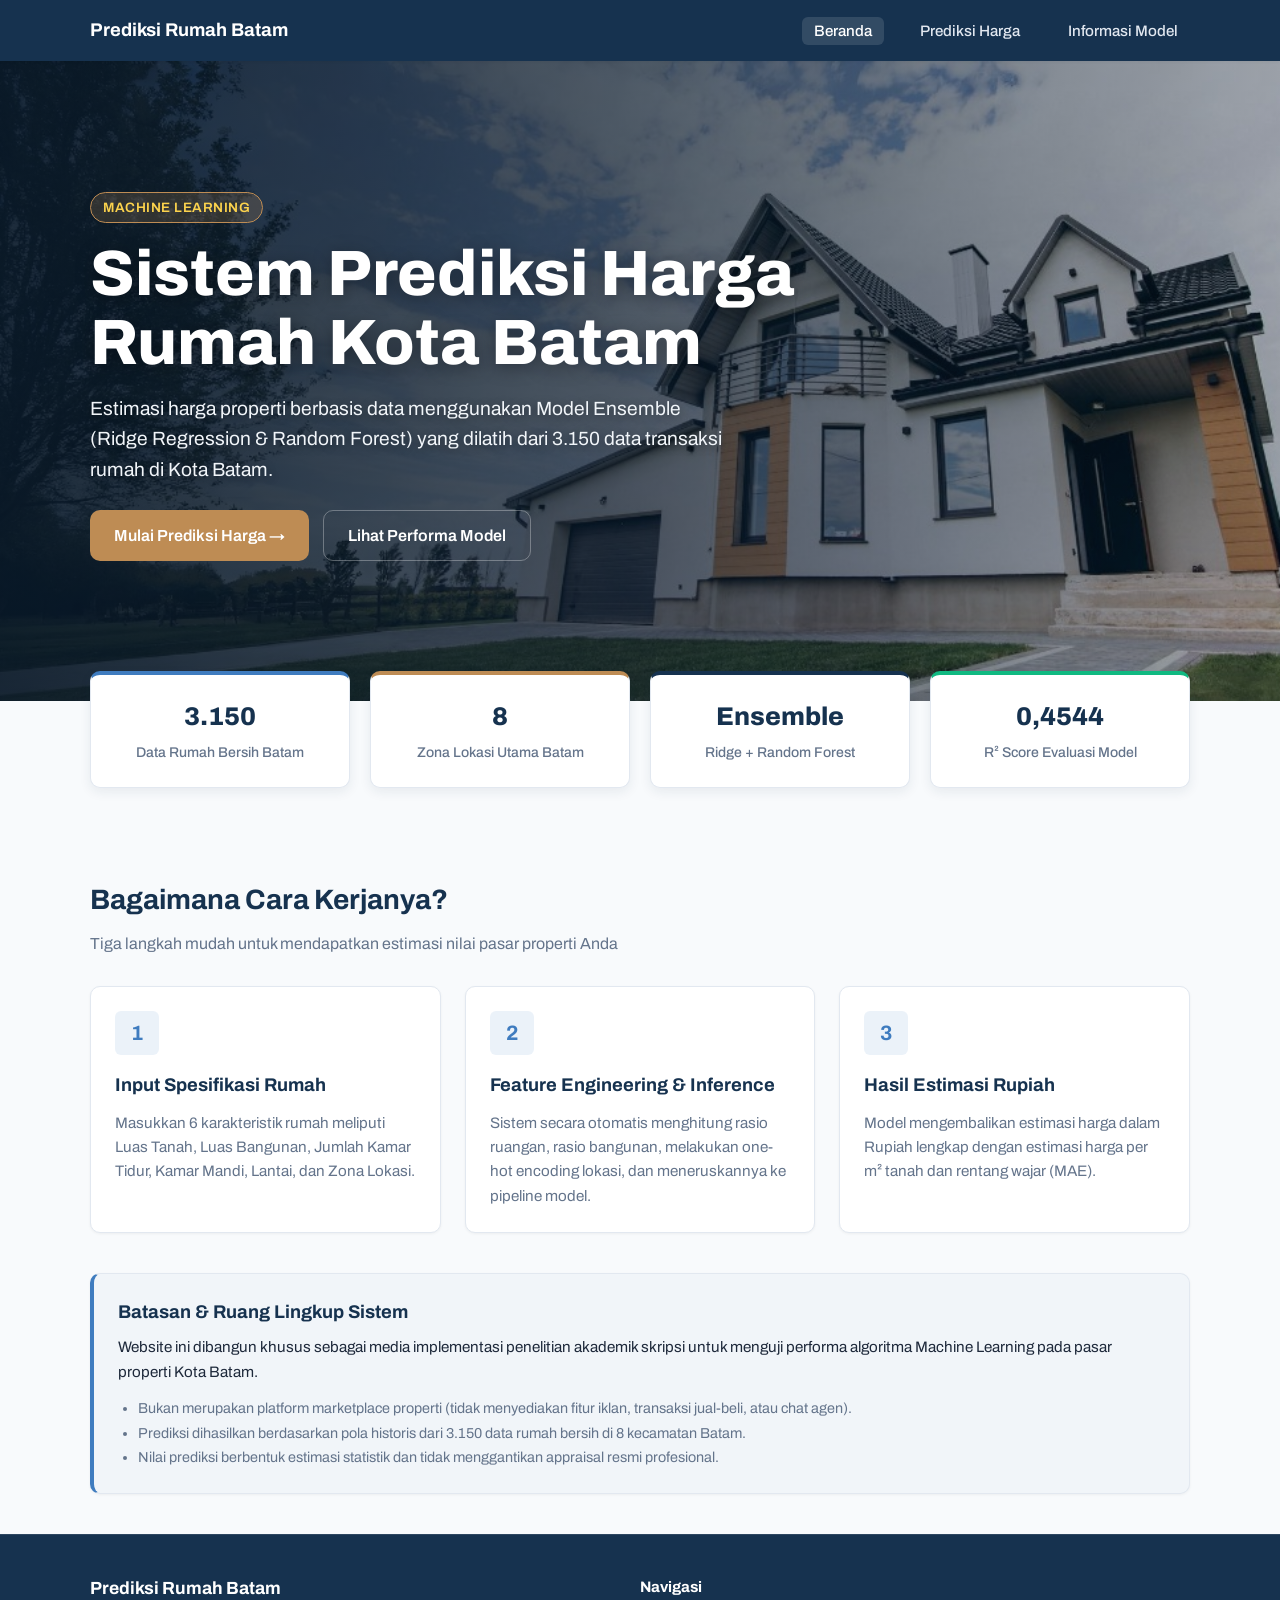
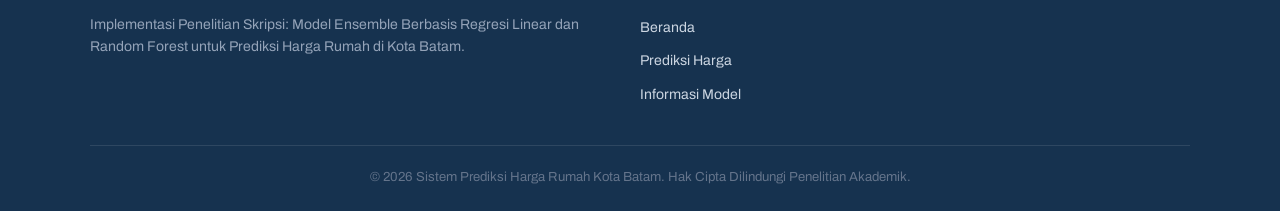
<file: frontend/index.html>
<!DOCTYPE html>
<html lang="id">
<head>
  <meta charset="UTF-8">
  <meta name="viewport" content="width=device-width, initial-scale=1.0">
  <title>Sistem Prediksi Harga Rumah Kota Batam</title>
  <link rel="stylesheet" href="css/styles.css">
</head>
<body>

  <!-- Navigation -->
  <nav class="navbar">
    <div class="container">
      <a href="index.html" class="brand">
        <span>Prediksi Rumah Batam</span>
      </a>
      <ul class="nav-links">
        <li><a href="index.html" class="active">Beranda</a></li>
        <li><a href="prediksi.html">Prediksi Harga</a></li>
        <li><a href="model-info.html">Informasi Model</a></li>
      </ul>
    </div>
  </nav>

  <!-- Hero Section -->
  <header class="hero">
    <div class="container hero-grid">
      <div class="hero-text">
        <span class="badge-tag">Machine Learning</span>
        <h1>Sistem Prediksi Harga Rumah Kota Batam</h1>
        <p>
          Estimasi harga properti berbasis data menggunakan Model Ensemble (Ridge Regression & Random Forest) yang dilatih dari 3.150 data transaksi rumah di Kota Batam.
        </p>
        <div style="display: flex; gap: 14px; flex-wrap: wrap;">
          <a href="prediksi.html" class="btn btn-accent">Mulai Prediksi Harga →</a>
          <a href="model-info.html" class="btn btn-outline" style="color: #ffffff; border-color: rgba(255,255,255,0.3);">Lihat Performa Model</a>
        </div>
      </div>
    </div>
  </header>

  <!-- Research & System Information Strip -->
  <section class="stats-section">
    <div class="container">
      <div class="stats-grid">
        <div class="stat-card">
          <div class="stat-value">3.150</div>
          <div class="stat-label">Data Rumah Bersih Batam</div>
        </div>
        <div class="stat-card">
          <div class="stat-value">8</div>
          <div class="stat-label">Zona Lokasi Utama Batam</div>
        </div>
        <div class="stat-card">
          <div class="stat-value">Ensemble</div>
          <div class="stat-label">Ridge + Random Forest</div>
        </div>
        <div class="stat-card">
          <div class="stat-value">0,4544</div>
          <div class="stat-label">R² Score Evaluasi Model</div>
        </div>
      </div>
    </div>
  </section>

  <!-- Main Content: Workflow -->
  <main class="container">
    <section class="section">
      <h2 class="section-title">Bagaimana Cara Kerjanya?</h2>
      <p class="section-subtitle">Tiga langkah mudah untuk mendapatkan estimasi nilai pasar properti Anda</p>

      <div class="grid-3">
        <div class="card">
          <div class="card-icon">1</div>
          <h3>Input Spesifikasi Rumah</h3>
          <p>Masukkan 6 karakteristik rumah meliputi Luas Tanah, Luas Bangunan, Jumlah Kamar Tidur, Kamar Mandi, Lantai, dan Zona Lokasi.</p>
        </div>
        <div class="card">
          <div class="card-icon">2</div>
          <h3>Feature Engineering & Inference</h3>
          <p>Sistem secara otomatis menghitung rasio ruangan, rasio bangunan, melakukan one-hot encoding lokasi, dan meneruskannya ke pipeline model.</p>
        </div>
        <div class="card">
          <div class="card-icon">3</div>
          <h3>Hasil Estimasi Rupiah</h3>
          <p>Model mengembalikan estimasi harga dalam Rupiah lengkap dengan estimasi harga per m² tanah dan rentang wajar (MAE).</p>
        </div>
      </div>
    </section>

    <!-- Scope & System Boundary -->
    <section class="section" style="padding-top: 0;">
      <div class="card" style="background-color: var(--bg-muted); border-left: 4px solid var(--secondary-color);">
        <h3 style="margin-bottom: 8px;">Batasan & Ruang Lingkup Sistem</h3>
        <p style="font-size: 0.95rem; color: var(--text-main); margin-bottom: 12px;">
          Website ini dibangun khusus sebagai media implementasi penelitian akademik skripsi untuk menguji performa algoritma Machine Learning pada pasar properti Kota Batam.
        </p>
        <ul style="padding-left: 20px; font-size: 0.9rem; color: var(--text-muted); line-height: 1.7;">
          <li>Bukan merupakan platform marketplace properti (tidak menyediakan fitur iklan, transaksi jual-beli, atau chat agen).</li>
          <li>Prediksi dihasilkan berdasarkan pola historis dari 3.150 data rumah bersih di 8 kecamatan Batam.</li>
          <li>Nilai prediksi berbentuk estimasi statistik dan tidak menggantikan appraisal resmi profesional.</li>
        </ul>
      </div>
    </section>
  </main>

  <!-- Footer -->
  <footer>
    <div class="container">
      <div class="footer-grid">
        <div>
          <div class="footer-brand">Prediksi Rumah Batam</div>
          <p class="footer-p">
            Implementasi Penelitian Skripsi: Model Ensemble Berbasis Regresi Linear dan Random Forest untuk Prediksi Harga Rumah di Kota Batam.
          </p>
        </div>
        <div class="footer-links">
          <h4>Navigasi</h4>
          <ul>
            <li><a href="index.html">Beranda</a></li>
            <li><a href="prediksi.html">Prediksi Harga</a></li>
            <li><a href="model-info.html">Informasi Model</a></li>
          </ul>
        </div>
      </div>
      <div class="footer-bottom">
        &copy; 2026 Sistem Prediksi Harga Rumah Kota Batam. Hak Cipta Dilindungi Penelitian Akademik.
      </div>
    </div>
  </footer>

</body>
</html>
</file>
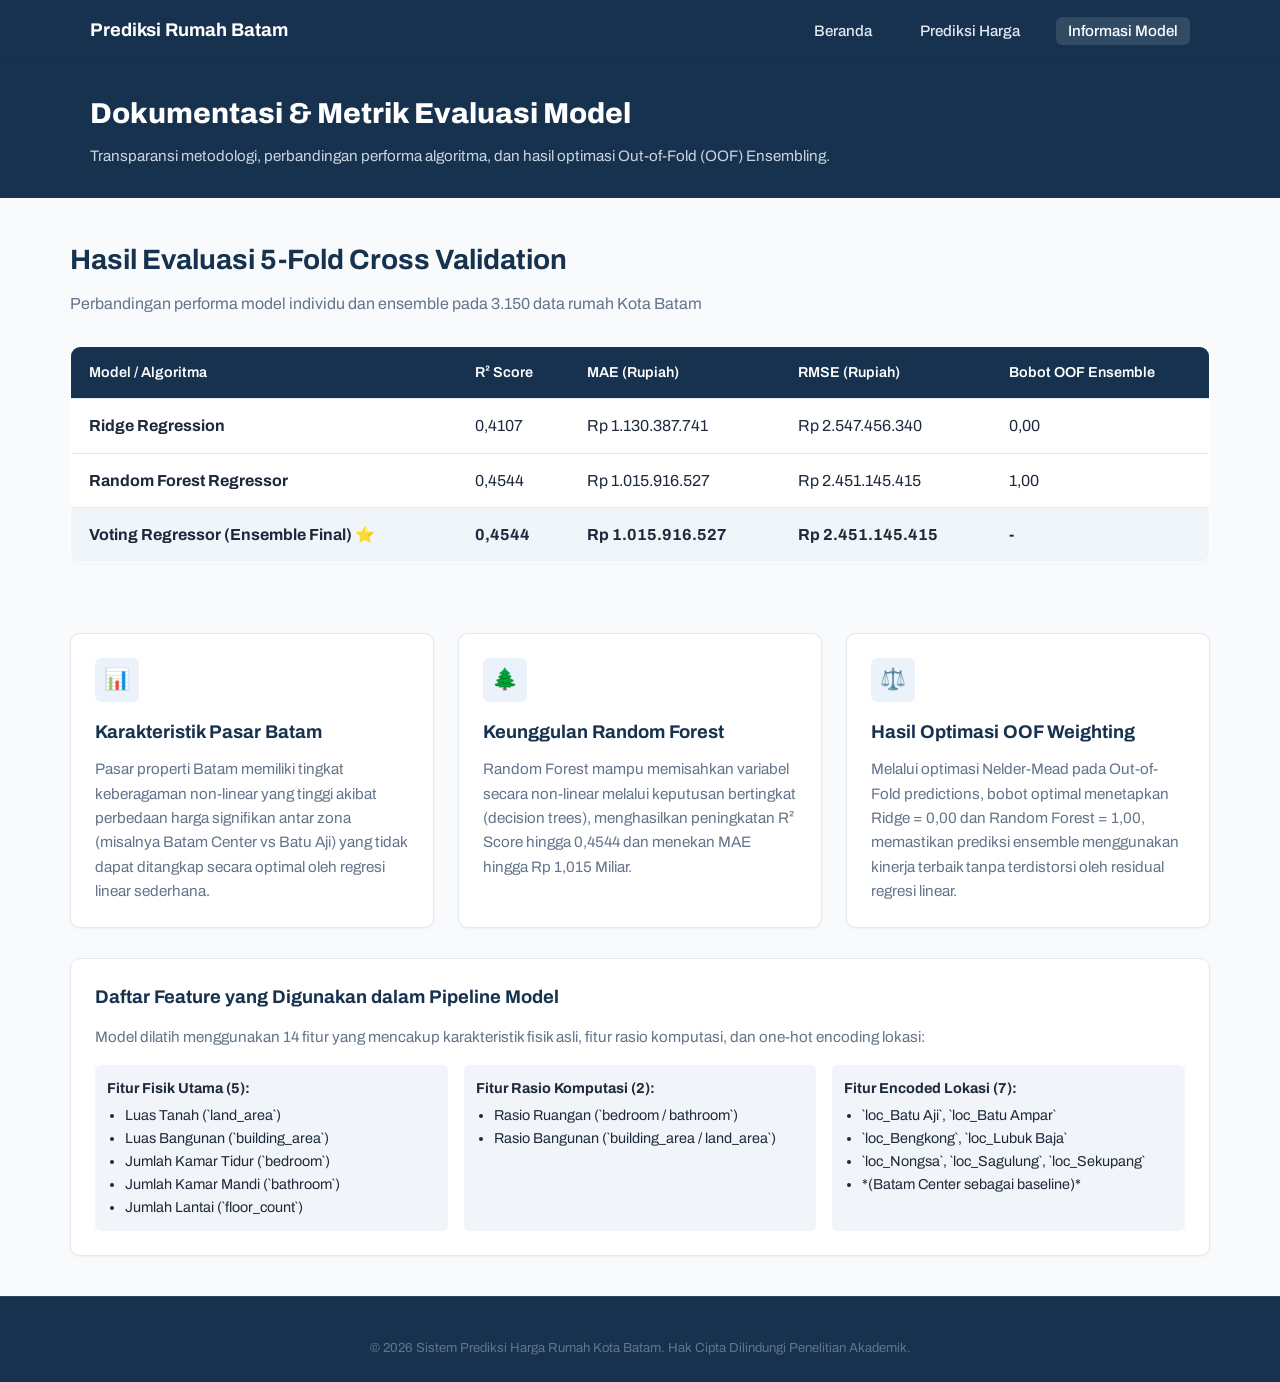
<file: frontend/model-info.html>
<!DOCTYPE html>
<html lang="id">
<head>
  <meta charset="UTF-8">
  <meta name="viewport" content="width=device-width, initial-scale=1.0">
  <title>Informasi Model & Metrik Evaluasi - Prediksi Rumah Batam</title>
  <link rel="stylesheet" href="css/styles.css">
</head>
<body>

  <!-- Navigation -->
  <nav class="navbar">
    <div class="container">
      <a href="index.html" class="brand">
        <span>Prediksi Rumah Batam</span>
      </a>
      <ul class="nav-links">
        <li><a href="index.html">Beranda</a></li>
        <li><a href="prediksi.html">Prediksi Harga</a></li>
        <li><a href="model-info.html" class="active">Informasi Model</a></li>
      </ul>
    </div>
  </nav>

  <!-- Header Banner -->
  <header style="background-color: var(--primary-color); color: #ffffff; padding: 30px 0;">
    <div class="container">
      <h1 style="font-size: 1.8rem; font-weight: 800; margin-bottom: 6px;">Dokumentasi & Metrik Evaluasi Model</h1>
      <p style="color: #cbd5e1; font-size: 0.95rem;">
        Transparansi metodologi, perbandingan performa algoritma, dan hasil optimasi Out-of-Fold (OOF) Ensembling.
      </p>
    </div>
  </header>

  <!-- Content Section -->
  <main class="container section">
    
    <!-- Section 1: Performance Comparison Table -->
    <h2 class="section-title">Hasil Evaluasi 5-Fold Cross Validation</h2>
    <p class="section-subtitle">Perbandingan performa model individu dan ensemble pada 3.150 data rumah Kota Batam</p>

    <div style="overflow-x: auto;">
      <table class="data-table">
        <thead>
          <tr>
            <th>Model / Algoritma</th>
            <th>R² Score</th>
            <th>MAE (Rupiah)</th>
            <th>RMSE (Rupiah)</th>
            <th>Bobot OOF Ensemble</th>
          </tr>
        </thead>
        <tbody>
          <tr>
            <td><strong>Ridge Regression</strong></td>
            <td>0,4107</td>
            <td>Rp 1.130.387.741</td>
            <td>Rp 2.547.456.340</td>
            <td>0,00</td>
          </tr>
          <tr>
            <td><strong>Random Forest Regressor</strong></td>
            <td>0,4544</td>
            <td>Rp 1.015.916.527</td>
            <td>Rp 2.451.145.415</td>
            <td>1,00</td>
          </tr>
          <tr class="highlight">
            <td><strong>Voting Regressor (Ensemble Final)</strong> ⭐</td>
            <td><strong>0,4544</strong></td>
            <td><strong>Rp 1.015.916.527</strong></td>
            <td><strong>Rp 2.451.145.415</strong></td>
            <td><strong>-</strong></td>
          </tr>
        </tbody>
      </table>
    </div>

    <!-- Section 2: OOF & Non-Linear Market Explanation -->
    <div class="grid-3" style="margin-top: 40px;">
      <div class="card">
        <div class="card-icon">📊</div>
        <h3>Karakteristik Pasar Batam</h3>
        <p>
          Pasar properti Batam memiliki tingkat keberagaman non-linear yang tinggi akibat perbedaan harga signifikan antar zona (misalnya Batam Center vs Batu Aji) yang tidak dapat ditangkap secara optimal oleh regresi linear sederhana.
        </p>
      </div>
      <div class="card">
        <div class="card-icon">🌲</div>
        <h3>Keunggulan Random Forest</h3>
        <p>
          Random Forest mampu memisahkan variabel secara non-linear melalui keputusan bertingkat (decision trees), menghasilkan peningkatan R² Score hingga 0,4544 dan menekan MAE hingga Rp 1,015 Miliar.
        </p>
      </div>
      <div class="card">
        <div class="card-icon">⚖️</div>
        <h3>Hasil Optimasi OOF Weighting</h3>
        <p>
          Melalui optimasi Nelder-Mead pada Out-of-Fold predictions, bobot optimal menetapkan Ridge = 0,00 dan Random Forest = 1,00, memastikan prediksi ensemble menggunakan kinerja terbaik tanpa terdistorsi oleh residual regresi linear.
        </p>
      </div>
    </div>

    <!-- Section 3: Feature Engineering Details -->
    <div class="card" style="margin-top: 30px;">
      <h3 style="margin-bottom: 12px; color: var(--primary-color);">Daftar Feature yang Digunakan dalam Pipeline Model</h3>
      <p style="font-size: 0.95rem; color: var(--text-muted); margin-bottom: 16px;">
        Model dilatih menggunakan 14 fitur yang mencakup karakteristik fisik asli, fitur rasio komputasi, dan one-hot encoding lokasi:
      </p>
      <div style="display: grid; grid-template-columns: repeat(auto-fit, minmax(260px, 1fr)); gap: 16px; font-size: 0.9rem;">
        <div style="background: var(--bg-muted); padding: 12px; border-radius: 6px;">
          <strong>Fitur Fisik Utama (5):</strong>
          <ul style="margin-top: 4px; padding-left: 18px; color: var(--text-main);">
            <li>Luas Tanah (`land_area`)</li>
            <li>Luas Bangunan (`building_area`)</li>
            <li>Jumlah Kamar Tidur (`bedroom`)</li>
            <li>Jumlah Kamar Mandi (`bathroom`)</li>
            <li>Jumlah Lantai (`floor_count`)</li>
          </ul>
        </div>
        <div style="background: var(--bg-muted); padding: 12px; border-radius: 6px;">
          <strong>Fitur Rasio Komputasi (2):</strong>
          <ul style="margin-top: 4px; padding-left: 18px; color: var(--text-main);">
            <li>Rasio Ruangan (`bedroom / bathroom`)</li>
            <li>Rasio Bangunan (`building_area / land_area`)</li>
          </ul>
        </div>
        <div style="background: var(--bg-muted); padding: 12px; border-radius: 6px;">
          <strong>Fitur Encoded Lokasi (7):</strong>
          <ul style="margin-top: 4px; padding-left: 18px; color: var(--text-main);">
            <li>`loc_Batu Aji`, `loc_Batu Ampar`</li>
            <li>`loc_Bengkong`, `loc_Lubuk Baja`</li>
            <li>`loc_Nongsa`, `loc_Sagulung`, `loc_Sekupang`</li>
            <li>*(Batam Center sebagai baseline)*</li>
          </ul>
        </div>
      </div>
    </div>

  </main>

  <!-- Footer -->
  <footer>
    <div class="container">
      <div class="footer-bottom" style="border-top: none; padding-top: 0;">
        &copy; 2026 Sistem Prediksi Harga Rumah Kota Batam. Hak Cipta Dilindungi Penelitian Akademik.
      </div>
    </div>
  </footer>

</body>
</html>
</file>
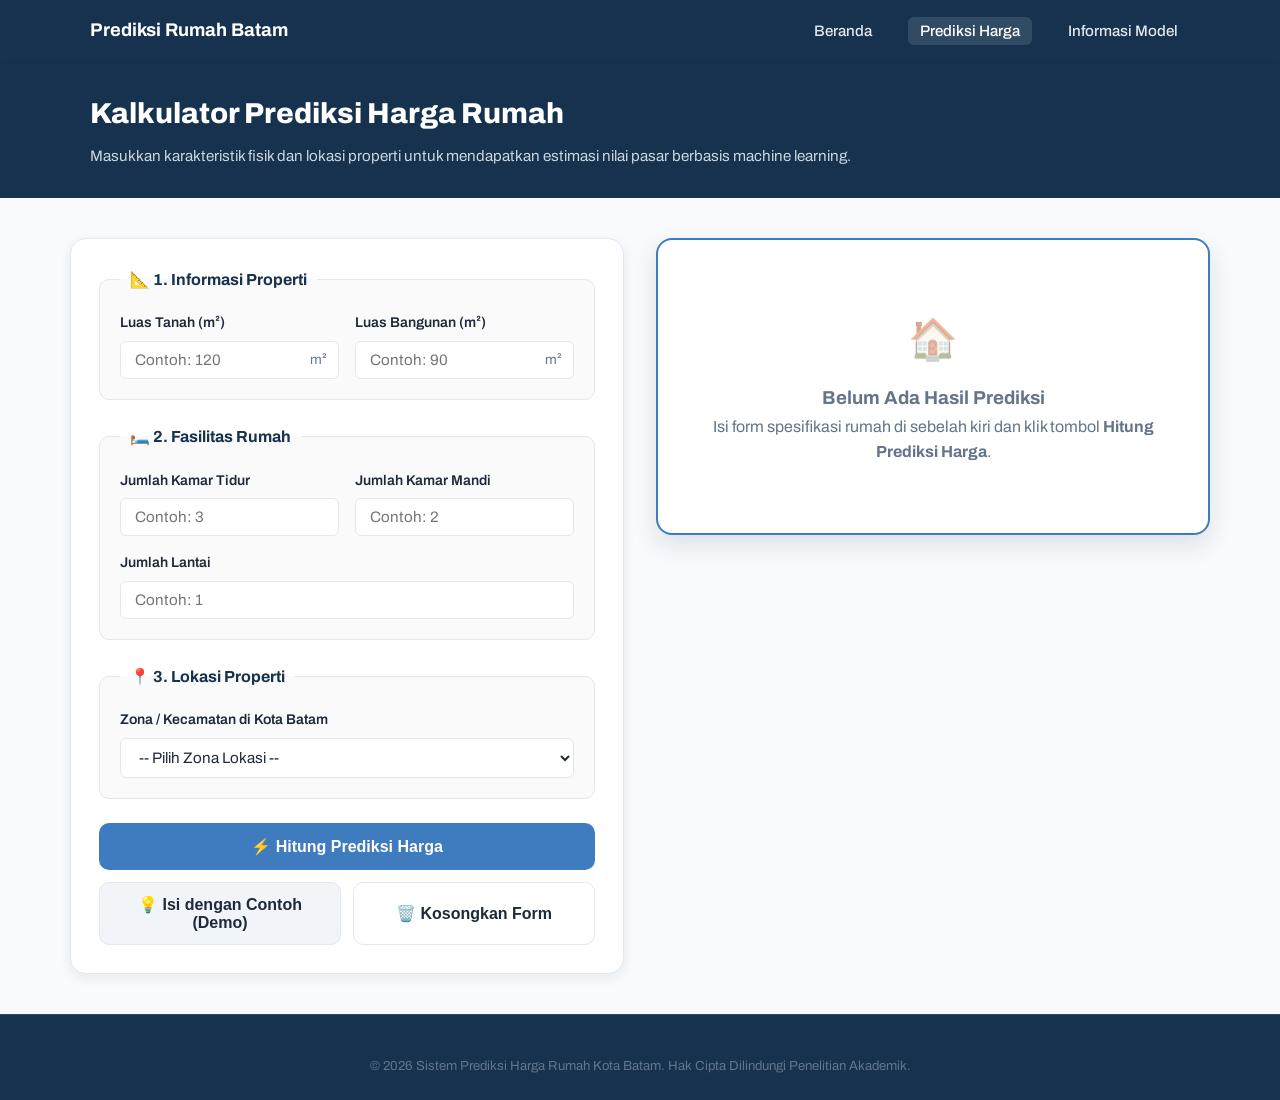
<file: frontend/prediksi.html>
<!DOCTYPE html>
<html lang="id">
<head>
  <meta charset="UTF-8">
  <meta name="viewport" content="width=device-width, initial-scale=1.0">
  <title>Form Prediksi Harga - Rumah Kota Batam</title>
  <link rel="stylesheet" href="css/styles.css">
</head>
<body>

  <!-- Navigation -->
  <nav class="navbar">
    <div class="container">
      <a href="index.html" class="brand">
        <span>Prediksi Rumah Batam</span>
      </a>
      <ul class="nav-links">
        <li><a href="index.html">Beranda</a></li>
        <li><a href="prediksi.html" class="active">Prediksi Harga</a></li>
        <li><a href="model-info.html">Informasi Model</a></li>
      </ul>
    </div>
  </nav>

  <!-- Header Banner -->
  <header style="background-color: var(--primary-color); color: #ffffff; padding: 30px 0;">
    <div class="container">
      <h1 style="font-size: 1.8rem; font-weight: 800; margin-bottom: 6px;">Kalkulator Prediksi Harga Rumah</h1>
      <p style="color: #cbd5e1; font-size: 0.95rem;">
        Masukkan karakteristik fisik dan lokasi properti untuk mendapatkan estimasi nilai pasar berbasis machine learning.
      </p>
    </div>
  </header>

  <!-- Form & Result Section -->
  <main class="container section">
    <div class="form-page-layout">
      
      <!-- Left Column: 3-Group Input Form -->
      <div class="form-card">
        <div id="alertContainer"></div>

        <form id="predictForm" novalidate>
          
          <!-- Group 1: Informasi Properti -->
          <fieldset class="form-group-fieldset">
            <legend>📐 1. Informasi Properti</legend>
            <div class="form-grid">
              <div class="form-field">
                <label for="land_area">Luas Tanah (m²)</label>
                <div class="unit-input">
                  <input type="number" id="land_area" name="land_area" min="20" max="2000" step="any" placeholder="Contoh: 120" required>
                  <span class="unit-suffix">m²</span>
                </div>
              </div>
              <div class="form-field">
                <label for="building_area">Luas Bangunan (m²)</label>
                <div class="unit-input">
                  <input type="number" id="building_area" name="building_area" min="20" max="2000" step="any" placeholder="Contoh: 90" required>
                  <span class="unit-suffix">m²</span>
                </div>
              </div>
            </div>
          </fieldset>

          <!-- Group 2: Fasilitas Rumah -->
          <fieldset class="form-group-fieldset">
            <legend>🛏️ 2. Fasilitas Rumah</legend>
            <div class="form-grid">
              <div class="form-field">
                <label for="bedroom">Jumlah Kamar Tidur</label>
                <input type="number" id="bedroom" name="bedroom" min="1" max="20" placeholder="Contoh: 3" required>
              </div>
              <div class="form-field">
                <label for="bathroom">Jumlah Kamar Mandi</label>
                <input type="number" id="bathroom" name="bathroom" min="1" max="20" placeholder="Contoh: 2" required>
              </div>
              <div class="form-field full-width">
                <label for="floor_count">Jumlah Lantai</label>
                <input type="number" id="floor_count" name="floor_count" min="1" max="10" placeholder="Contoh: 1" required>
              </div>
            </div>
          </fieldset>

          <!-- Group 3: Lokasi Properti -->
          <fieldset class="form-group-fieldset">
            <legend>📍 3. Lokasi Properti</legend>
            <div class="form-field">
              <label for="location">Zona / Kecamatan di Kota Batam</label>
              <select id="location" name="location" required>
                <option value="">-- Pilih Zona Lokasi --</option>
                <option value="Batam Center">Batam Center</option>
                <option value="Batu Aji">Batu Aji</option>
                <option value="Batu Ampar">Batu Ampar</option>
                <option value="Bengkong">Bengkong</option>
                <option value="Lubuk Baja">Lubuk Baja</option>
                <option value="Nongsa">Nongsa</option>
                <option value="Sagulung">Sagulung</option>
                <option value="Sekupang">Sekupang</option>
              </select>
            </div>
          </fieldset>

          <!-- Actions -->
          <div class="form-actions">
            <button type="submit" class="btn btn-primary" style="width: 100%; padding: 14px;">
              ⚡ Hitung Prediksi Harga
            </button>
            <div class="form-actions-row">
              <button type="button" id="btnDemo" class="btn btn-secondary">
                💡 Isi dengan Contoh (Demo)
              </button>
              <button type="button" id="btnReset" class="btn btn-outline">
                🗑️ Kosongkan Form
              </button>
            </div>
          </div>

        </form>
      </div>

      <!-- Right Column: Prominent Prediction Result -->
      <div>
        <div id="resultCard" class="result-card">
          <div class="empty-state">
            <div class="empty-state-icon">🏠</div>
            <h3>Belum Ada Hasil Prediksi</h3>
            <p>Isi form spesifikasi rumah di sebelah kiri dan klik tombol <strong>Hitung Prediksi Harga</strong>.</p>
          </div>
        </div>
      </div>

    </div>
  </main>

  <!-- Footer -->
  <footer>
    <div class="container">
      <div class="footer-bottom" style="border-top: none; padding-top: 0;">
        &copy; 2026 Sistem Prediksi Harga Rumah Kota Batam. Hak Cipta Dilindungi Penelitian Akademik.
      </div>
    </div>
  </footer>

  <!-- Scripts -->
  <script src="js/format.js"></script>
  <script src="js/validate.js"></script>
  <script src="js/api.js"></script>
  <script src="js/predict.js"></script>
</body>
</html>
</file>
<file: frontend/css/styles.css>
/* ==========================================================================
   Sistem Prediksi Harga Rumah Kota Batam - Main Stylesheet
   Color Palette:
   - Primary (Navy): #16324f
   - Secondary (Sky Blue): #3f7cbf
   - Accent (Cedar / Warm Gold): #be8c54
   - Neutral Dark: #1e293b
   - Neutral Light: #f8fafc
   - Border Color: #e2e8f0
   - Card Background: #ffffff
   ========================================================================== */

@import url('https://fonts.googleapis.com/css2?family=Archivo:ital,wght@0,300..900;1,300..900&display=swap');

:root {
  --primary-color: #16324f;
  --primary-hover: #0f2338;
  --secondary-color: #3f7cbf;
  --accent-color: #be8c54;
  --text-main: #1e293b;
  --text-muted: #64748b;
  --bg-main: #f8fafc;
  --bg-card: #ffffff;
  --bg-muted: #f1f5f9;
  --border-color: #e2e8f0;
  --shadow-sm: 0 1px 3px rgba(0, 0, 0, 0.05);
  --shadow-md: 0 4px 12px rgba(22, 50, 79, 0.08);
  --shadow-lg: 0 10px 25px rgba(22, 50, 79, 0.12);
  --radius-sm: 6px;
  --radius-md: 10px;
  --radius-lg: 16px;
  --font-family: 'Archivo', -apple-system, BlinkMacSystemFont, "Segoe UI", Roboto, sans-serif;
}

/* Base Rules */
* {
  box-sizing: border-box;
  margin: 0;
  padding: 0;
}

body {
  font-family: var(--font-family);
  background-color: var(--bg-main);
  color: var(--text-main);
  line-height: 1.6;
  min-height: 100vh;
  display: flex;
  flex-direction: column;
}

a {
  color: var(--secondary-color);
  text-decoration: none;
  transition: color 0.2s ease;
}

a:hover {
  color: var(--primary-color);
}

/* Layout Container */
.container {
  width: 100%;
  max-width: 1140px;
  margin: 0 auto;
  padding: 0 20px;
}

/* Header & Navigation */
.navbar {
  background-color: var(--primary-color);
  color: #ffffff;
  padding: 16px 0;
  box-shadow: var(--shadow-sm);
  position: sticky;
  top: 0;
  z-index: 1000;
}

.navbar .container {
  display: flex;
  justify-content: space-between;
  align-items: center;
}

.brand {
  display: flex;
  align-items: center;
  gap: 12px;
  font-weight: 700;
  font-size: 1.15rem;
  color: #ffffff;
  text-decoration: none;
}

.brand-icon {
  background-color: var(--accent-color);
  width: 36px;
  height: 36px;
  border-radius: var(--radius-sm);
  display: flex;
  align-items: center;
  justify-content: center;
  font-weight: 800;
  font-size: 1.1rem;
  color: #ffffff;
}

.nav-links {
  display: flex;
  gap: 24px;
  list-style: none;
}

.nav-links a {
  color: #e2e8f0;
  font-weight: 500;
  font-size: 0.95rem;
  padding: 6px 12px;
  border-radius: var(--radius-sm);
  transition: all 0.2s ease;
}

.nav-links a:hover,
.nav-links a.active {
  color: #ffffff;
  background-color: rgba(255, 255, 255, 0.12);
}

/* Hero Section */
.hero {
  background-color: var(--primary-color);
  background-image: linear-gradient(90deg, rgba(8, 24, 40, 0.9) 0%, rgba(8, 24, 40, 0.68) 48%, rgba(8, 24, 40, 0.28) 100%), url('../img/hero.jpg');
  background-position: center;
  background-size: cover;
  color: #ffffff;
  min-height: 640px;
  padding: 110px 0 120px;
  position: relative;
  overflow: hidden;
}

.hero-grid {
  display: flex;
  align-items: center;
  min-height: 410px;
}

.hero-text h1 {
  max-width: 760px;
  font-size: clamp(2.6rem, 5vw, 4.6rem);
  font-weight: 800;
  line-height: 1.08;
  margin-bottom: 16px;
  color: #ffffff;
  text-shadow: 0 3px 18px rgba(0, 0, 0, 0.35);
}

.hero-text p {
  max-width: 650px;
  font-size: 1.2rem;
  color: #f1f5f9;
  margin-bottom: 24px;
  text-shadow: 0 2px 10px rgba(0, 0, 0, 0.35);
}

.badge-tag {
  display: inline-block;
  background-color: rgba(190, 140, 84, 0.2);
  color: #fcd34d;
  border: 1px solid var(--accent-color);
  padding: 4px 12px;
  border-radius: 20px;
  font-size: 0.85rem;
  font-weight: 600;
  margin-bottom: 16px;
  text-transform: uppercase;
  letter-spacing: 0.5px;
}

.hero-image-wrapper {
  position: relative;
  border-radius: var(--radius-lg);
  overflow: hidden;
  box-shadow: var(--shadow-lg);
  border: 3px solid rgba(255, 255, 255, 0.15);
}

.hero-image-wrapper img {
  width: 100%;
  height: 320px;
  object-fit: cover;
  display: block;
}

/* Buttons */
.btn {
  display: inline-flex;
  align-items: center;
  justify-content: center;
  gap: 8px;
  padding: 12px 24px;
  font-size: 1rem;
  font-weight: 600;
  border-radius: var(--radius-md);
  border: none;
  cursor: pointer;
  transition: all 0.2s ease;
  text-decoration: none;
}

.btn-primary {
  background-color: var(--secondary-color);
  color: #ffffff;
}

.btn-primary:hover {
  background-color: #2e629c;
  color: #ffffff;
  box-shadow: var(--shadow-md);
}

.btn-accent {
  background-color: var(--accent-color);
  color: #ffffff;
}

.btn-accent:hover {
  background-color: #a37440;
  color: #ffffff;
}

.btn-secondary {
  background-color: var(--bg-muted);
  color: var(--text-main);
  border: 1px solid var(--border-color);
}

.btn-secondary:hover {
  background-color: #e2e8f0;
}

.btn-outline {
  background-color: transparent;
  border: 1px solid var(--border-color);
  color: var(--text-main);
}

.btn-outline:hover {
  background-color: var(--bg-muted);
}

/* System Stats / Research Info Strip */
.stats-section {
  margin-top: -30px;
  position: relative;
  z-index: 10;
  margin-bottom: 50px;
}

.stats-grid {
  display: grid;
  grid-template-columns: repeat(4, 1fr);
  gap: 20px;
}

.stat-card {
  background-color: var(--bg-card);
  padding: 22px 20px;
  border-radius: var(--radius-md);
  box-shadow: var(--shadow-md);
  border: 1px solid var(--border-color);
  border-top: 4px solid var(--secondary-color);
  text-align: center;
}

.stat-card:nth-child(2) {
  border-top-color: var(--accent-color);
}
.stat-card:nth-child(3) {
  border-top-color: var(--primary-color);
}
.stat-card:nth-child(4) {
  border-top-color: #10b981;
}

.stat-value {
  font-size: 1.6rem;
  font-weight: 800;
  color: var(--primary-color);
  margin-bottom: 4px;
}

.stat-label {
  font-size: 0.88rem;
  color: var(--text-muted);
  font-weight: 500;
}

/* Content Sections */
.section {
  padding: 40px 0;
}

.section-title {
  font-size: 1.75rem;
  font-weight: 700;
  color: var(--primary-color);
  margin-bottom: 8px;
}

.section-subtitle {
  font-size: 1rem;
  color: var(--text-muted);
  margin-bottom: 30px;
}

/* Feature / Cards Grid */
.grid-3 {
  display: grid;
  grid-template-columns: repeat(3, 1fr);
  gap: 24px;
}

.card {
  background-color: var(--bg-card);
  border-radius: var(--radius-md);
  padding: 24px;
  border: 1px solid var(--border-color);
  box-shadow: var(--shadow-sm);
  transition: transform 0.2s ease, box-shadow 0.2s ease;
}

.card:hover {
  transform: translateY(-2px);
  box-shadow: var(--shadow-md);
}

.card-icon {
  width: 44px;
  height: 44px;
  border-radius: var(--radius-sm);
  background-color: rgba(63, 124, 191, 0.1);
  color: var(--secondary-color);
  display: flex;
  align-items: center;
  justify-content: center;
  font-size: 1.3rem;
  font-weight: 700;
  margin-bottom: 16px;
}

.card h3 {
  font-size: 1.15rem;
  font-weight: 700;
  margin-bottom: 10px;
  color: var(--primary-color);
}

.card p {
  font-size: 0.95rem;
  color: var(--text-muted);
}

/* Prediction Form Page Layout */
.form-page-layout {
  display: grid;
  grid-template-columns: 1fr 1fr;
  gap: 32px;
  align-items: start;
}

/* Form Styles */
.form-card {
  background-color: var(--bg-card);
  border-radius: var(--radius-lg);
  padding: 28px;
  border: 1px solid var(--border-color);
  box-shadow: var(--shadow-md);
}

.form-group-fieldset {
  border: 1px solid var(--border-color);
  border-radius: var(--radius-md);
  padding: 20px;
  margin-bottom: 24px;
  background-color: #fafafa;
}

.form-group-fieldset legend {
  font-weight: 700;
  font-size: 1rem;
  color: var(--primary-color);
  padding: 0 10px;
  display: flex;
  align-items: center;
  gap: 8px;
}

.form-grid {
  display: grid;
  grid-template-columns: 1fr 1fr;
  gap: 16px;
}

.form-field {
  display: flex;
  flex-direction: column;
  gap: 6px;
}

.form-field.full-width {
  grid-column: span 2;
}

label {
  font-size: 0.88rem;
  font-weight: 600;
  color: var(--text-main);
}

input[type="number"],
select {
  width: 100%;
  padding: 10px 14px;
  font-size: 0.95rem;
  font-family: inherit;
  border: 1px solid var(--border-color);
  border-radius: var(--radius-sm);
  background-color: #ffffff;
  color: var(--text-main);
  transition: border-color 0.2s ease, box-shadow 0.2s ease;
}

input[type="number"]:focus,
select:focus {
  outline: none;
  border-color: var(--secondary-color);
  box-shadow: 0 0 0 3px rgba(63, 124, 191, 0.15);
}

.unit-input {
  position: relative;
  display: flex;
  align-items: center;
}

.unit-input input {
  padding-right: 45px;
}

.unit-suffix {
  position: absolute;
  right: 12px;
  font-size: 0.85rem;
  color: var(--text-muted);
  pointer-events: none;
}

.form-actions {
  display: flex;
  flex-direction: column;
  gap: 12px;
  margin-top: 10px;
}

.form-actions-row {
  display: flex;
  gap: 12px;
}

.form-actions-row .btn {
  flex: 1;
}

/* Prediction Result Component */
.result-card {
  background-color: var(--bg-card);
  border-radius: var(--radius-lg);
  padding: 28px;
  border: 2px solid var(--secondary-color);
  box-shadow: var(--shadow-lg);
  position: sticky;
  top: 90px;
}

.result-header {
  text-align: center;
  border-bottom: 1px solid var(--border-color);
  padding-bottom: 20px;
  margin-bottom: 20px;
}

.result-header .tag {
  display: inline-block;
  background-color: rgba(63, 124, 191, 0.1);
  color: var(--secondary-color);
  font-size: 0.8rem;
  font-weight: 700;
  text-transform: uppercase;
  letter-spacing: 0.5px;
  padding: 4px 10px;
  border-radius: 4px;
  margin-bottom: 8px;
}

.result-price {
  font-size: 2.2rem;
  font-weight: 900;
  color: var(--primary-color);
  line-height: 1.2;
  margin: 10px 0;
}

.result-subtext {
  font-size: 0.9rem;
  color: var(--text-muted);
}

.result-metrics-grid {
  display: grid;
  grid-template-columns: 1fr 1fr;
  gap: 12px;
  margin-bottom: 20px;
}

.metric-box {
  background-color: var(--bg-muted);
  padding: 12px 14px;
  border-radius: var(--radius-sm);
  border: 1px solid var(--border-color);
}

.metric-box-label {
  font-size: 0.78rem;
  color: var(--text-muted);
  font-weight: 600;
  text-transform: uppercase;
}

.metric-box-value {
  font-size: 1rem;
  font-weight: 700;
  color: var(--primary-color);
  margin-top: 2px;
}

/* Summary Table */
.summary-table {
  width: 100%;
  border-collapse: collapse;
  margin-bottom: 20px;
  font-size: 0.9rem;
}

.summary-table th,
.summary-table td {
  padding: 8px 12px;
  border-bottom: 1px solid var(--border-color);
  text-align: left;
}

.summary-table th {
  color: var(--text-muted);
  font-weight: 500;
  width: 50%;
}

.summary-table td {
  font-weight: 600;
  color: var(--text-main);
}

/* Alert Banners */
.alert {
  padding: 14px 16px;
  border-radius: var(--radius-sm);
  font-size: 0.88rem;
  line-height: 1.5;
  margin-bottom: 20px;
}

.alert-warning {
  background-color: #fffbeb;
  border: 1px solid #fef3c7;
  color: #92400e;
}

.alert-error {
  background-color: #fef2f2;
  border: 1px solid #fecaca;
  color: #991b1b;
}

.alert-info {
  background-color: #eff6ff;
  border: 1px solid #bfdbfe;
  color: #1e40af;
}

/* Model Info Table */
.data-table {
  width: 100%;
  border-collapse: collapse;
  background-color: var(--bg-card);
  border-radius: var(--radius-md);
  overflow: hidden;
  box-shadow: var(--shadow-sm);
  border: 1px solid var(--border-color);
  margin-bottom: 30px;
}

.data-table th,
.data-table td {
  padding: 14px 18px;
  text-align: left;
  border-bottom: 1px solid var(--border-color);
}

.data-table th {
  background-color: var(--primary-color);
  color: #ffffff;
  font-weight: 600;
  font-size: 0.9rem;
}

.data-table tr:hover {
  background-color: var(--bg-muted);
}

.data-table tr.highlight {
  background-color: rgba(63, 124, 191, 0.08);
  font-weight: 600;
}

/* Footer */
footer {
  background-color: var(--primary-color);
  color: #94a3b8;
  padding: 40px 0 24px;
  margin-top: auto;
  border-top: 1px solid rgba(255, 255, 255, 0.1);
}

.footer-grid {
  display: grid;
  grid-template-columns: 2fr 1fr 1fr;
  gap: 40px;
  margin-bottom: 30px;
}

.footer-brand {
  color: #ffffff;
  font-weight: 700;
  font-size: 1.1rem;
  margin-bottom: 10px;
}

.footer-p {
  font-size: 0.88rem;
  line-height: 1.6;
}

.footer-links h4 {
  color: #ffffff;
  font-size: 0.95rem;
  margin-bottom: 14px;
}

.footer-links ul {
  list-style: none;
}

.footer-links li {
  margin-bottom: 8px;
}

.footer-links a {
  color: #cbd5e1;
  font-size: 0.88rem;
}

.footer-links a:hover {
  color: #ffffff;
}

.footer-bottom {
  text-align: center;
  padding-top: 20px;
  border-top: 1px solid rgba(255, 255, 255, 0.1);
  font-size: 0.82rem;
  color: #64748b;
}

/* Placeholder Empty State */
.empty-state {
  text-align: center;
  padding: 40px 20px;
  color: var(--text-muted);
}

.empty-state-icon {
  font-size: 2.5rem;
  margin-bottom: 12px;
  opacity: 0.5;
}

/* Responsive Media Queries (< 620px and tablet) */
@media (max-width: 900px) {
  .hero {
    min-height: 580px;
    padding: 90px 0 100px;
  }
  .form-page-layout {
    grid-template-columns: 1fr;
  }
  .stats-grid {
    grid-template-columns: repeat(2, 1fr);
  }
  .grid-3 {
    grid-template-columns: 1fr;
  }
  .footer-grid {
    grid-template-columns: 1fr;
    gap: 24px;
  }
  .result-card {
    position: static;
  }
}

@media (max-width: 620px) {
  .navbar .container {
    flex-direction: column;
    gap: 12px;
  }
  .nav-links {
    gap: 12px;
  }
  .hero-text h1 {
    font-size: 2.35rem;
  }
  .hero-text p {
    font-size: 1.05rem;
  }
  .stats-grid {
    grid-template-columns: 1fr;
  }
  .form-grid {
    grid-template-columns: 1fr;
  }
  .form-field.full-width {
    grid-column: span 1;
  }
  .result-price {
    font-size: 1.8rem;
  }
}
</file>
